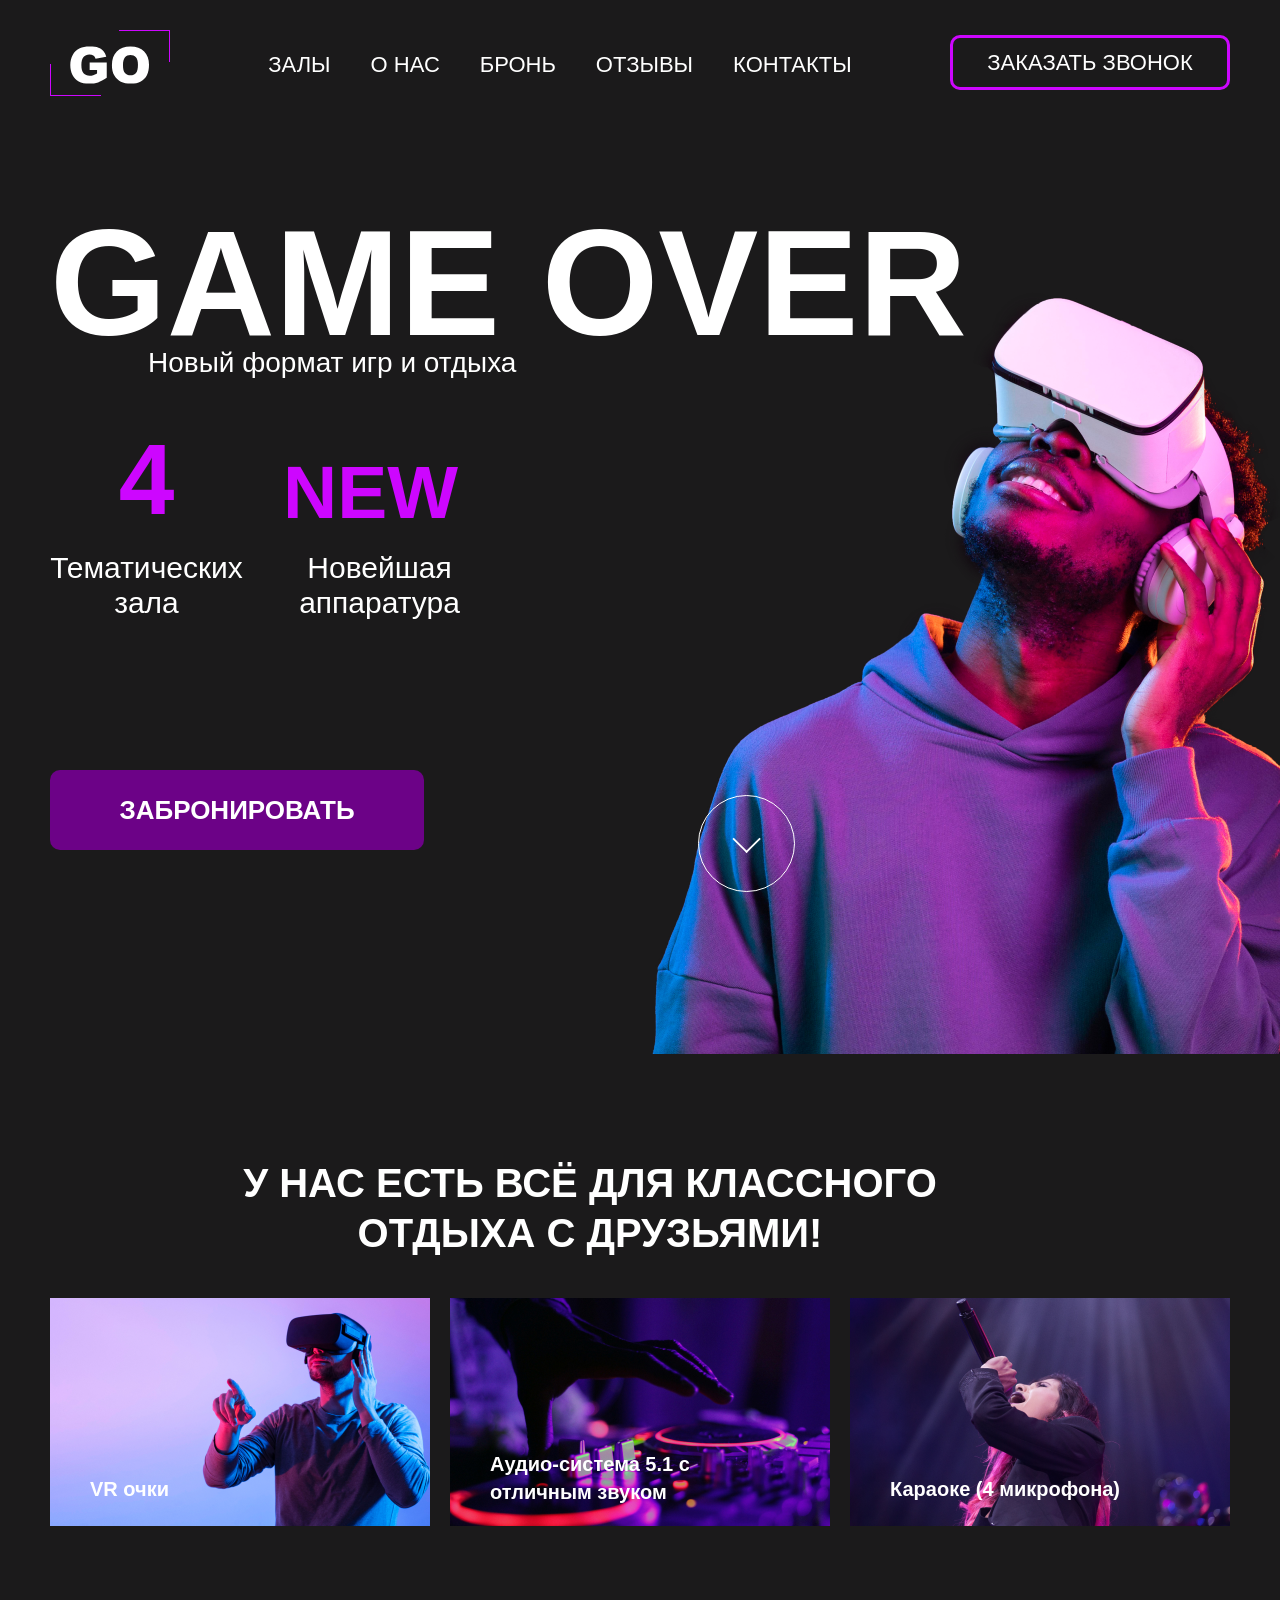
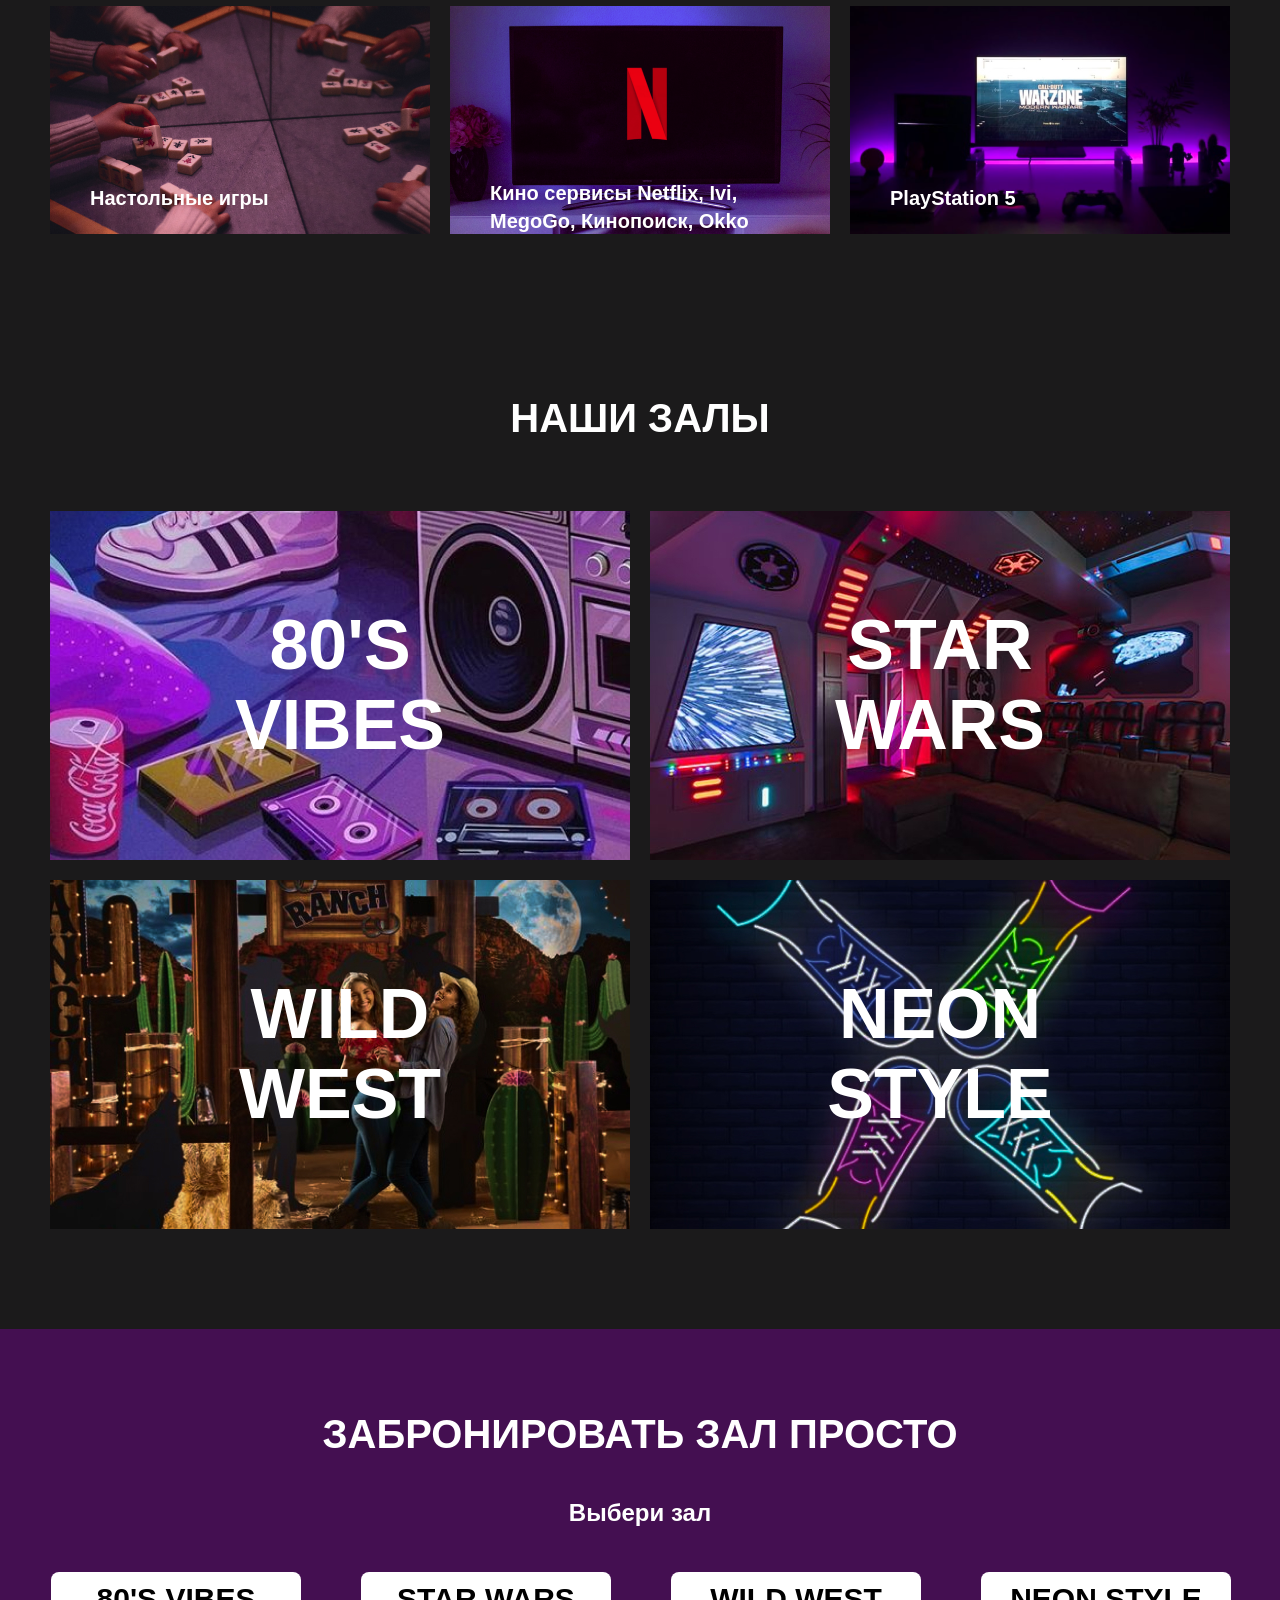
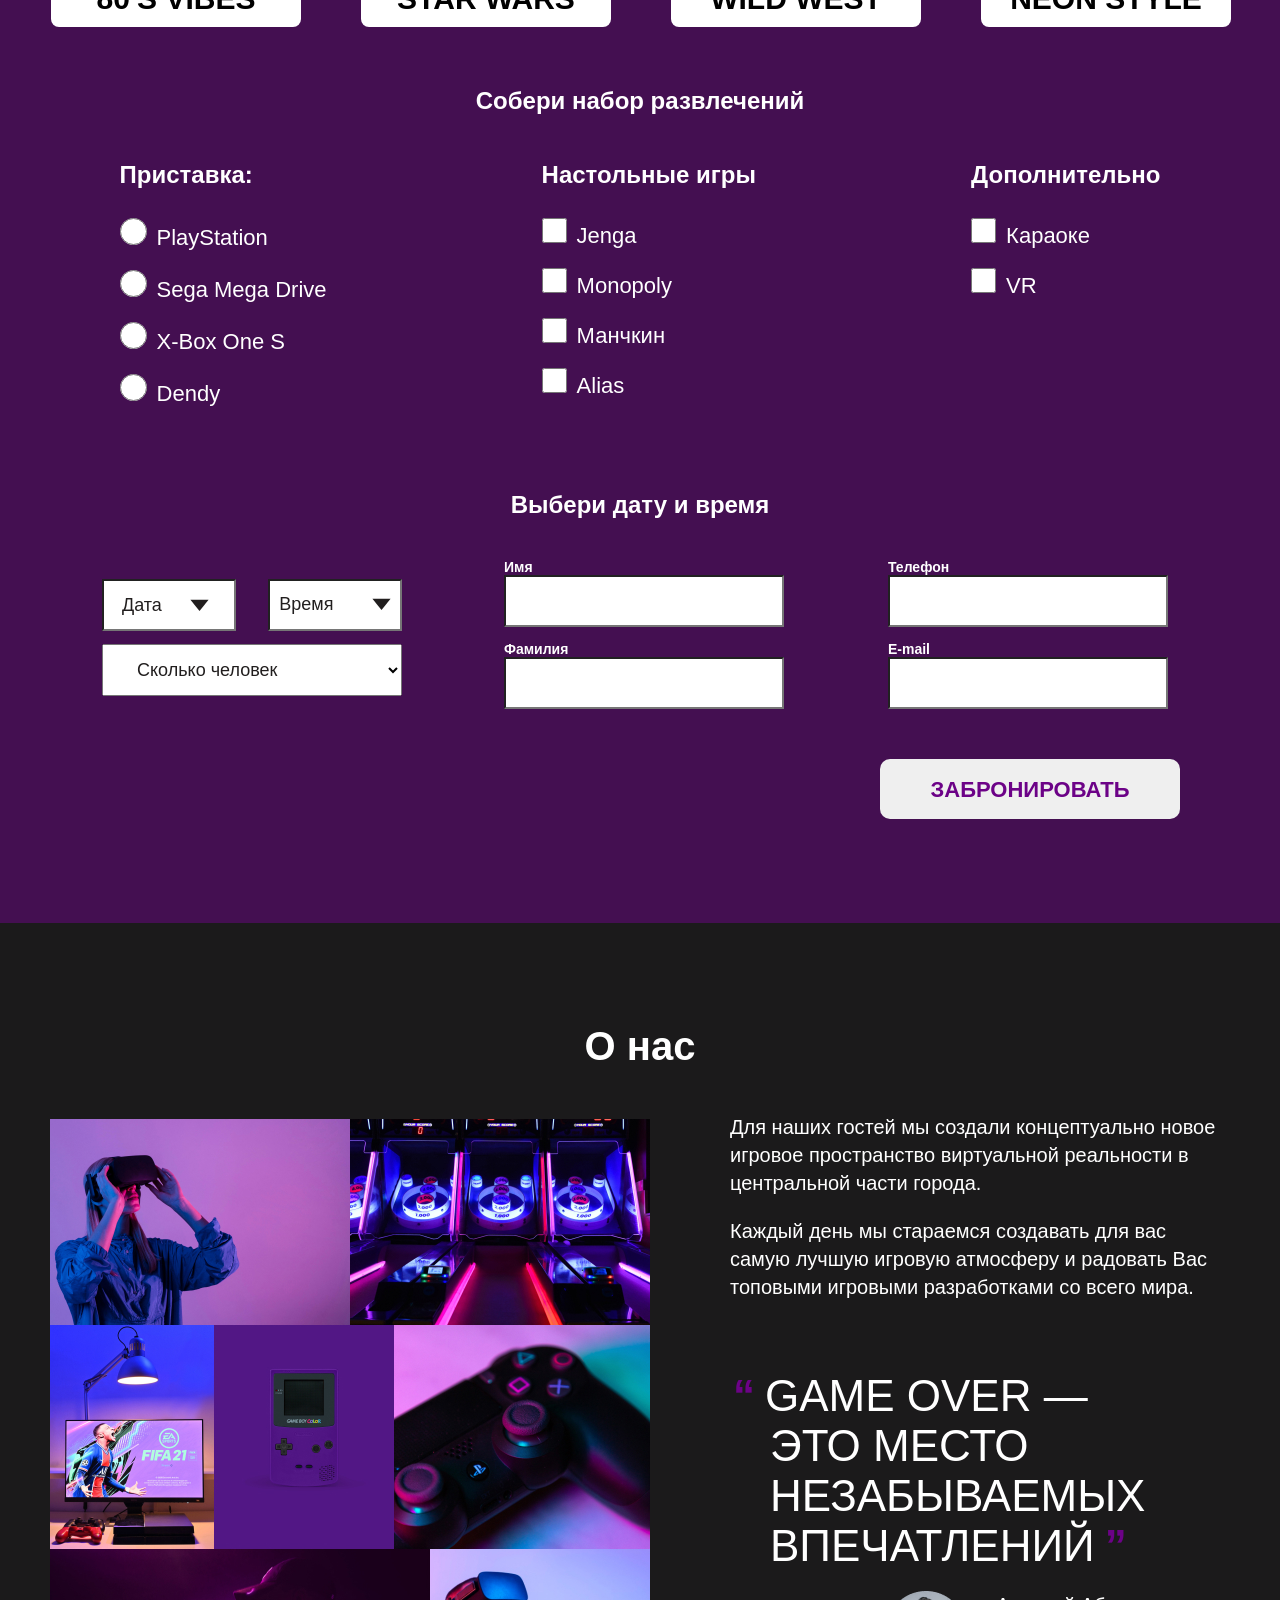
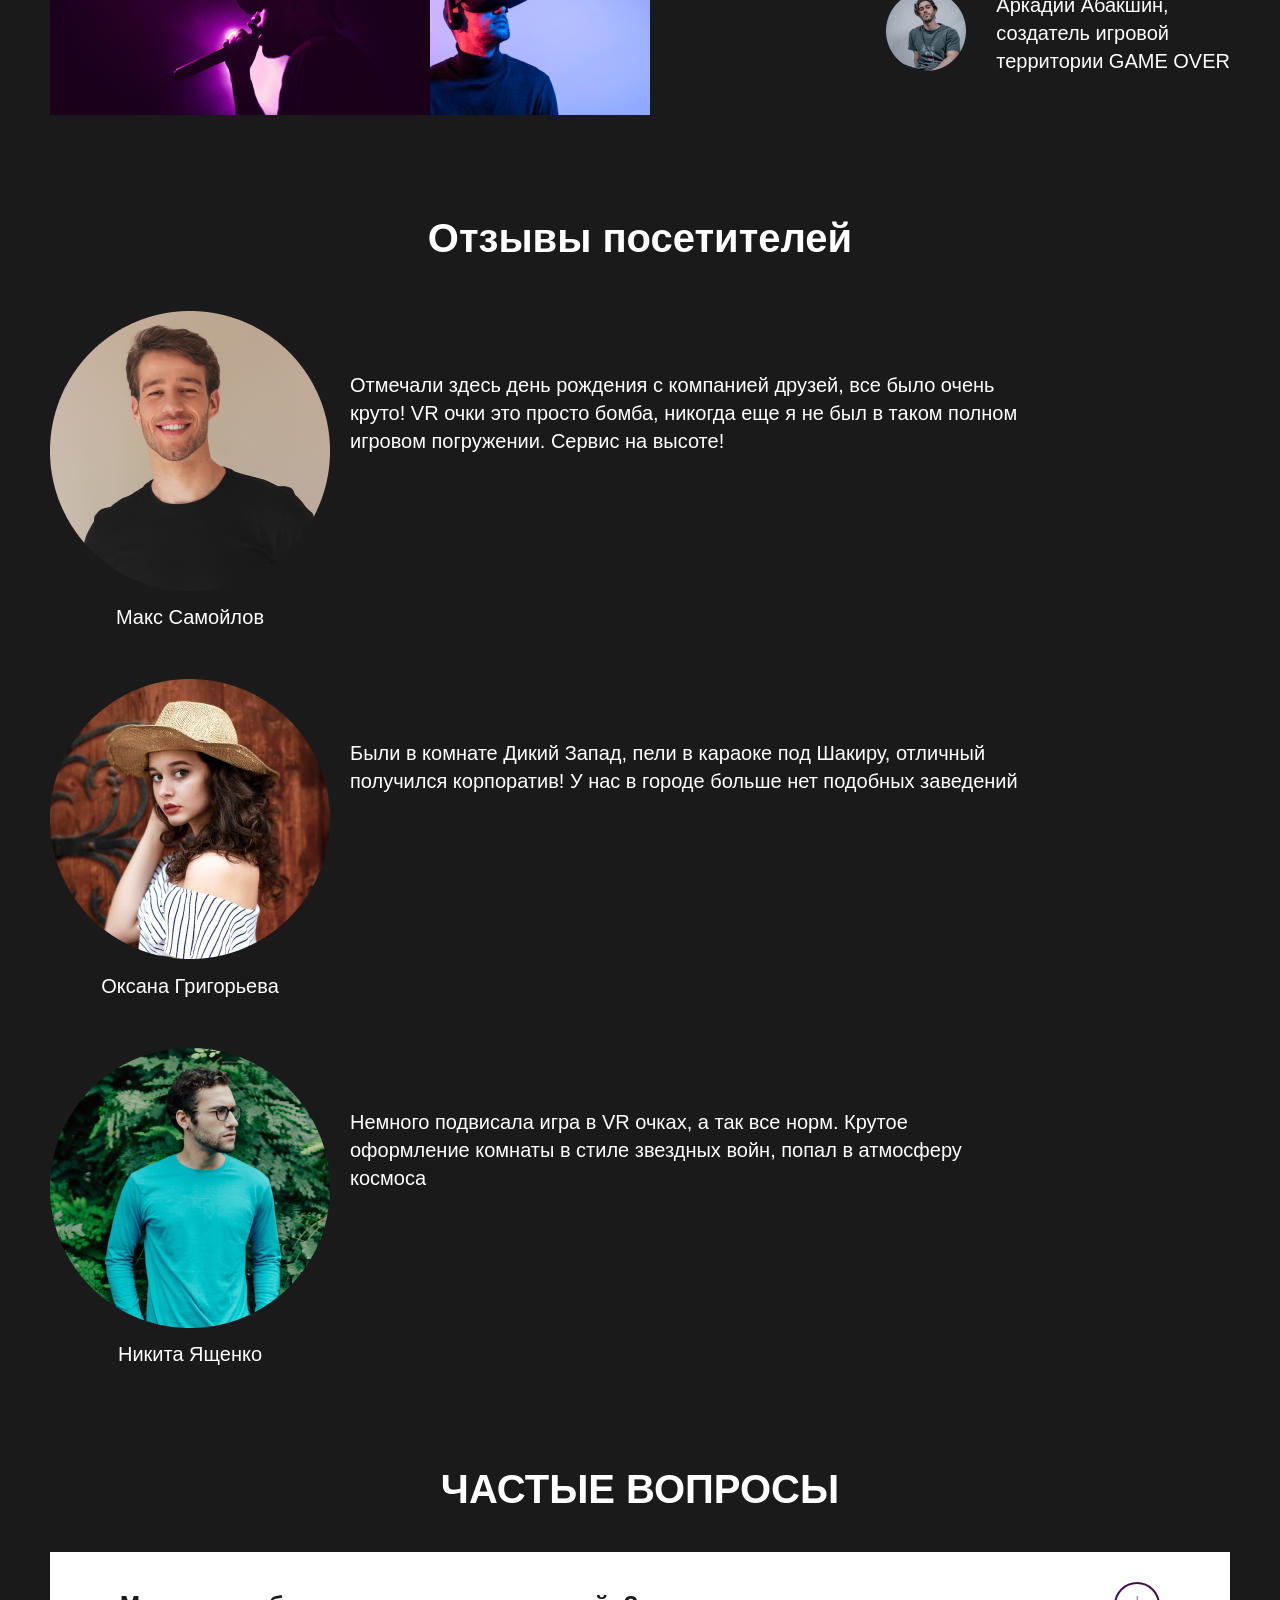
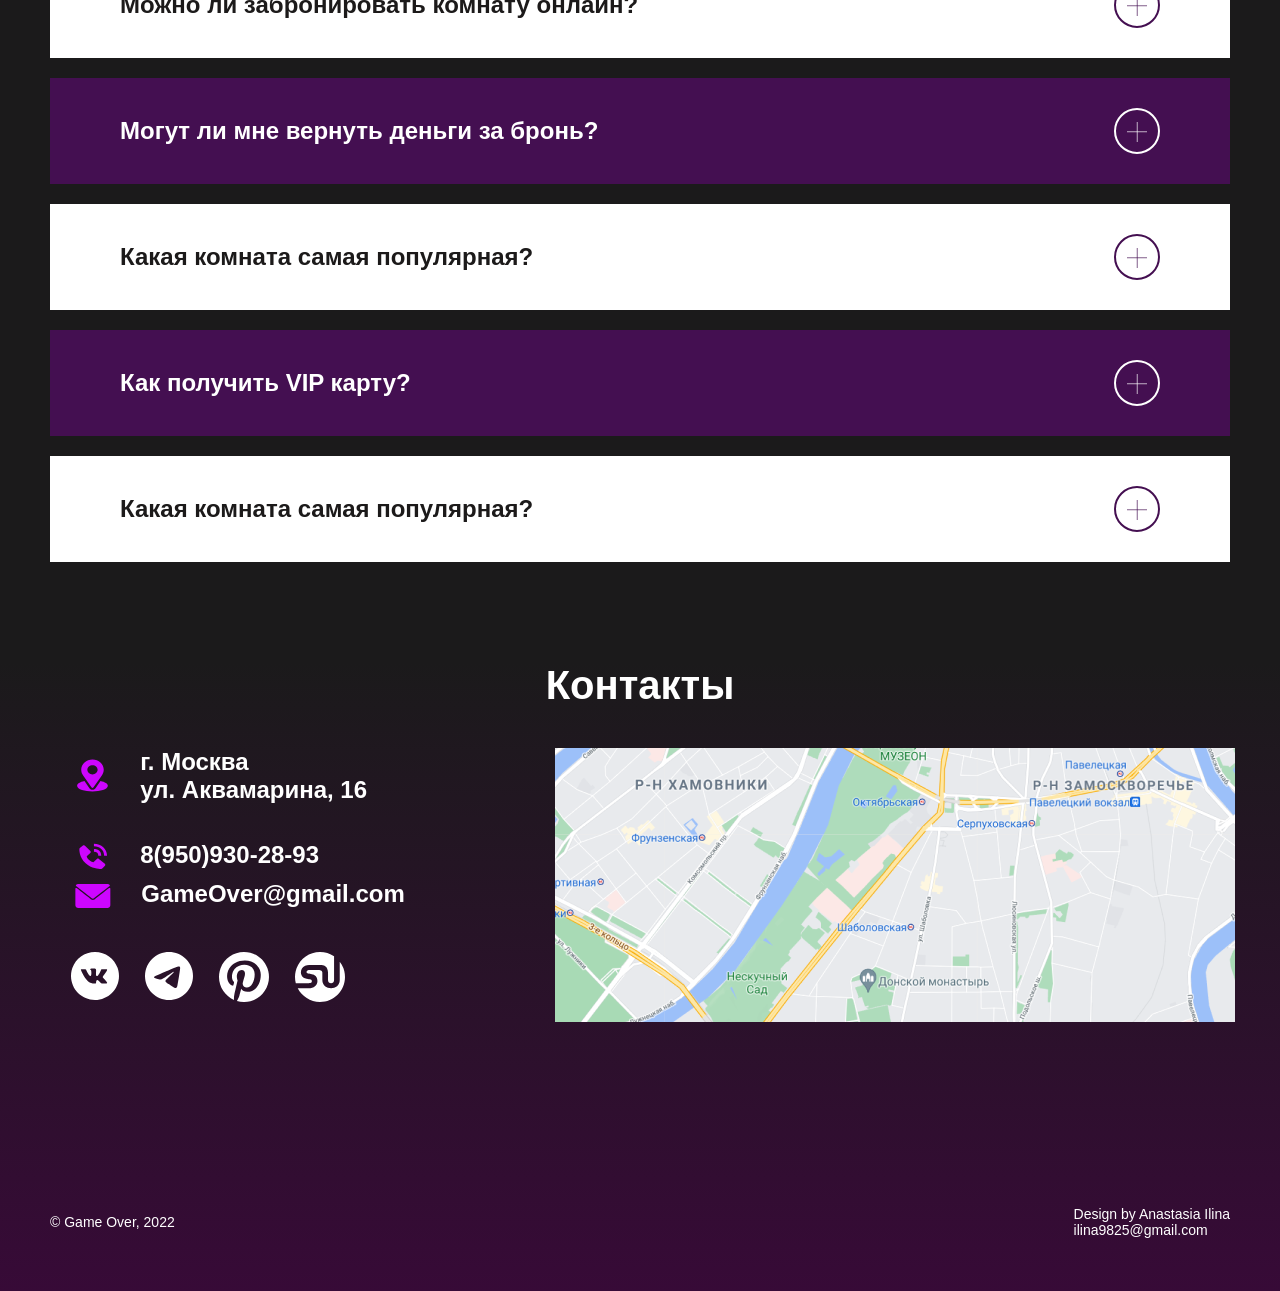
<file: index.html>
<!DOCTYPE html>
<html lang="ru">
<head>
  <meta charset="UTF-8">
  <link rel="icon" type="image/svg+xml" href="img/logo.svg">
  <link rel="stylesheet" href="styles/index.css">
  <title>Game Over</title>
</head>
<body>
  <header class="header">
    <img src="img/logo_new.svg" alt="Логотип">
      <nav class="header__navigation">
        <ul class="header__navigation_list">
          <li class="header__navigation_list-item"><a href="#location">Залы</a></li>
          <li class="header__navigation_list-item"><a href="#about">О нас</a></li>
          <li class="header__navigation_list-item"><a href="">Бронь</a></li>
          <li class="header__navigation_list-item"><a href="">Отзывы</a></li>
          <li class="header__navigation_list-item"><a href="#contacts">Контакты</a></li>
        </ul>
      </nav>

    <button class="header__button">
      Заказать звонок
    </button>

  </header>

  <main>
    <section class="main-screen">
      <div class="container">
        <h1 class="main-screen__title">GAME OVER</h1>
        <p class="main-screen__desc">Новый формат игр и отдыха</p>

        <div class="main-screen-wrapper">
            <div class="main-screen__advantages">
              <p class="main-screen__advantages_accent">4</p>
              <p class="main__screen__advantages_text">Тематических зала</p>
            </div>

            <div class="main-screen__advantages">
              <p class="main-screen__advantages_accent-new">NEW</p>
              <p class="main__screen__advantages_text paragraph__text">Новейшая аппаратура</p>
            </div>
          </div>

          <button class="main__screen-button">Забронировать</button>
          <a class="main__screen-link"><img class="main__screen-scroll" src="img/down-scroll.svg" alt=""></a>

          <img class="main-screen__img" src="img/first-screen.png" alt="Главный экран">
      </div>
      </section>

    <section class="advantages">
      <div class="container">
        <h2 class="advantages__title">У нас есть всё для классного отдыха с друзьями!</h2>
        <div class="advantages__wrapper">
        <ul class="advantages__list">
          <li class="preferences"><img class="img__item" src="img/vr.png" alt="VR очки" height="228"><p class="list-item_text">VR очки</p></li>
          <li class="preferences"><img src="img/audio.jpg" alt="" height="228"><p class="list-item_text audio">Аудио-система 5.1 с отличным звуком<p></li>
          <li class="preferences"><img src="img/karaoke.png" alt=""><p class="list-item_text">Караоке (4 микрофона)</p></li>
          <li class="preferences"><img src="img/board-games.png" alt=""><p class="list-item_text">Настольные игры</p></li>
          <li class="preferences"><img src="img/netflix.png" alt=""><p class="list-item_text cinema">Кино сервисы Netflix, Ivi, MegoGo, Кинопоиск, Okko</p></li>
          <li class="preferences"><img src="img/ps5.png" alt=""><p class="list-item_text">PlayStation 5</p></li>
        </ul>
        </div>
      </div>
    </section>

      <section id="location">
        <div class="container">
          <h2 class="location__title">Наши залы</h2>
          <div class="location__wrapper">
            <ol class="location__list">
              <li class="location__item-vibes"><a class="link__item" href="locations/vibes.html" target="_blank">80's<br>Vibes</a></li>
              <li class="location__item-starwars"><a class="link__item" href="locations/starwars.html" target="_blank">Star wars</a></li>
              <li class="location__item-wildwest"><a class="link__item" href="locations/wildwest.html" target="_blank">Wild west</a></li>
              <li class="location__item-neon"><a class="link__item" href="locations/neon.html" target="_blank">Neon style</a></li>
            </ol>
          </div>
        </div>
      </section>

      <section class="form">
        <div class="form__container">
        <h2 class="form__title">Забронировать зал просто</h2>
        <h3 class="form__subtitle">Выбери зал</h3>
        <form action="https://jsonplaceholder.typicode.com/posts" method="POST">
          <fieldset class="form__halls">
            <label class="form__halls_label"><input class="input__radio" type="radio" name="location" value="80vibes"><a class="form__halls_label-link">80's vibes</a></label>
            <label class="form__halls_label"><input class="input__radio" type="radio" name="location" value="star wars"><a class="form__halls_label-link">star wars</a></label>
            <label class="form__halls_label"><input class="input__radio" type="radio" name="location" value="wild west"><a class="form__halls_label-link">wild west</a></label>
            <label class="form__halls_label"><input class="input__radio" type="radio" name="location" value="neon"><a class="form__halls_label-link">neon style</a></label>
          </fieldset>

          <h3 class="form__subtitle">Собери набор развлечений</h3>
          <fieldset class="form__entertainment">
            <fieldset class="form__entertainment_games">
              <legend class="legend__title">Приставка:</legend>
              <label class="form__label"><input class="input__games input" type="radio" name="consoles" value="playstation">PlayStation</label>
              <label class="form__label"><input class="input__games input" type="radio" name="consoles" value="sega">Sega Mega Drive</label>
              <label class="form__label"><input class="input__games input" type="radio" name="consoles" value="xbox">X-Box One S</label>
              <label class="form__label"><input class="input__games input" type="radio" name="consoles" value="dendy">Dendy</label>
            </fieldset>

            <fieldset class="form__entertainment_games">
              <legend class="legend__title">Настольные игры</legend>
              <label class="form__label"><input class="input__games square" type="checkbox" name="boardgames" value="jenga">Jenga</label>
              <label class="form__label"><input class="input__games square" type="checkbox" name="boardgames" value="monopoly">Monopoly</label>
              <label class="form__label"><input class="input__games square" type="checkbox" name="boardgames" value="manchkin">Манчкин</label>
              <label class="form__label"><input class="input__games square" type="checkbox" name="boardgames" value="alias">Alias</label>
            </fieldset>

            <fieldset class="form__entertainment_games">
              <legend class="legend__title">Дополнительно</legend>
              <label class="form__label"><input class="input__games square" type="checkbox" name="additionally" value="karaoke">Караоке</label>
              <label class="form__label"><input class="input__games square" type="checkbox" name="additionally" value="vr">VR</label>
            </fieldset>
          </fieldset>

          <fieldset>
            <h3 class="form__subtitle">Выбери дату и время</h3>
            <div class="form__date_time-container">
              <div class="form__date">
                <div class="form__date_calendar">
                  <label class="date__label"><span class="label__text">Дата</span><input class="date" type="date" name="date" required></label>
                  <img class="icon" src="img/icon.svg" alt="icon">
                </div>
                <div class="form__date_time">
                  <label class="date__label date__label_time"><span class="label__text_time">Время</span> <input class="date" type="time" name="time" required></label>
                  <img src="img/icon.svg" alt="icon" class="time__icon">
                </div>
                <label class="date__count"><span class="label__text_count">Сколько человек</span>
                  <select class="select" name="select" id="">
                    <option value="0"></option>
                    <option value="1">1</option>
                    <option value="2">2</option>
                    <option value="3">3</option>
                    <option value="4">4</option>
                    <option value="5">5 и более</option>
                  </select>
                </label>
              </div>

              <div class="form__name">
                <label class="form__date_text">Имя<br><input class="name" type="text" name="name" required></label>
                <label class="form__date_text">Фамилия<br><input class="name" type="text" name="surname" required></label>
              </div>

              <div class="form__contacts">
                <label class="form__date_text">Телефон<br><input class="name" type="tel" name="phone" required></label>
                <label class="form__date_text">E-mail<br><input class="name" type="email" name="e-mail"></label>
              </div>
              <!--<label><input type="checkbox" required> Я старше 18 лет</label>-->
            </div>
          </fieldset>


          <button class="form__button">Забронировать</button>
          <!--<label><input type="checkbox" required> Согласен на обработку персональных данных</label>-->
        </form>
    </div>
      </section>

      <section class="about" id="about">
        <div class="container">
          <h2 class="about__title">О нас</h2>
          <div class="about__block">
            <img class="about__img" src="img/about.jpg" alt="О нас">

            <div class="about__wrapper">
            <div class="about__text_block">
              <p class="about__text">Для наших гостей мы создали концептуально новое игровое пространство
                виртуальной реальности в центральной части города.</p>

              <p class="about__text text">Каждый день мы стараемся создавать для вас самую лучшую игровую
                атмосферу и радовать Вас топовыми игровыми разработками со всего мира.</p>

              <div class="blockquote__block">
                <blockquote>
                  <q class="about__quote">GAME OVER &mdash; <br>это место незабываемых впечатлений</q>
                </blockquote>
                <div class="blockquote__sign">
                  <img class="blockquote__img" src="img/quote-foto.png" alt="">
                  <p class="blockquote__text">Аркадий Абакшин, <br>создатель игровой <br>территории GAME OVER</p>
                </div>
              </div>
            </div>
          </div>
          </div>
        </div>
      </section>

    <div class="reviews">
      <div class="container">
        <h2 class="reviews__title">Отзывы посетителей</h2>

        <div class="reviews__max">
          <figure>
            <img class="reviews__img" src="/img/reviews-max.jpg" alt="Макс Самойлов">
            <figcaption>Макс Самойлов</figcaption>
          </figure>

          <p class="reviews__text">Отмечали здесь день рождения с компанией друзей, все было очень круто! VR очки это просто бомба,
            никогда еще я не был в таком полном игровом погружении. Сервис на высоте!</p>
        </div>

        <div class="reviews__oksana">
        <figure>
          <img src="/img/reviews-oksana.jpg" alt="Оксана Григорьева">
          <figcaption>Оксана Григорьева</figcaption>
        </figure>

        <p class="reviews__text">Были в комнате Дикий Запад, пели в караоке под Шакиру, отличный получился корпоратив!
          У нас в городе больше нет подобных заведений</p>
        </div>

        <div class="reviews__nikita">
        <figure>
          <img src="/img/reviews-nikita.jpg" alt="Никита Ященко">
          <figcaption>Никита Ященко</figcaption>
        </figure>

        <p class="reviews__text">Немного подвисала игра в VR очках, а так все норм.
          Крутое оформление комнаты в стиле звездных войн, попал в атмосферу космоса</p>
        </div>
      </div>
    </div>

      <section class="faq">
        <div class="container">
          <h2 class = "faq__title">Частые вопросы</h2>
          <ul class="faq__list">
            <li class="faq__list-item">Можно ли забронировать комнату онлайн?</li>
            <li class="faq__list-item">Могут ли мне вернуть деньги за бронь?</li>
            <li class="faq__list-item">Какая комната самая популярная?</li>
            <li class="faq__list-item">Как получить VIP карту?</li>
            <li class="faq__list-item">Какая комната самая популярная?</li>
          </ul>
        </div>
      </section>
  </main>

  <footer>
    <h2 class="contacts__title">Контакты</h2>
    <div class="contacts__container">
      <div id="contacts">
        <div class="contacts__address">
          <img src="img/location.svg" alt="Адрес">
          <p class="contacts__text">г. Москва<br>ул. Аквамарина, 16</p>
        </div>
        <div class="contacts__address phone">
          <img src="img/phone-call.svg" alt="Телефон">
          <a class="contacts__text" href="tel:+79509302893">8(950)930-28-93</a>
        </div>
        <br><br>
        <div class="contacts__address email">
          <img src="img/mail.svg" alt="Электронная почта">
          <a class="contacts__text" href="mailto:GameOver@gmail.com">GameOver@gmail.com</a>
        </div>

        <ul class="contacts__list">
          <li class="contacts__list-item"><a href="https://vk.com/gameoverchannelyoutube" target="_blank"><img src="img/vk.svg" alt="В контакте"></a></li>
          <li class="contacts__list-item"><a href="https://web.telegram.org" target="_blank"><img src="img/telegram.svg" alt="Телеграм"></a></li>
          <li class="contacts__list-item"><a href="https://web.telegram.org" target="_blank"><img src="img/pinterest.svg" alt="Пинтерест"></a></li>
          <li class="contacts__list-item"><a href="https://web.telegram.org" target="_blank"><img src="img/social-stumbleupon.svg" alt="Социальная сеть"></a></li>
        </ul>
      </div>
      <div class="contacts__img">
        <img class="contacts__map" src="img/map.png" alt="карта">
      </div>
    </div>

    <div class="copyright">
      <div class="copyright__text">
        <p class="copyright__text">© Game Over, 2022</p>
      </div>
      <div class="copyright__designer">
        <p class="copyright__text">Design by Anastasia Ilina</p>
        <p class="copyright__text">ilina9825@gmail.com</p>
      </div>
    </div>
  </footer>
</body>
</html>
</file>
<file: styles/index.css>
@import "style.css";
@import "faq.css";
@import "firstscreen.css";
@import "location.css";
@import "form.css";
@import "about.css";
@import "footer.css";
@import "normalize.css";
@import "reviews.css";
@import "header.css";
@import "advantages.css";
</file>
